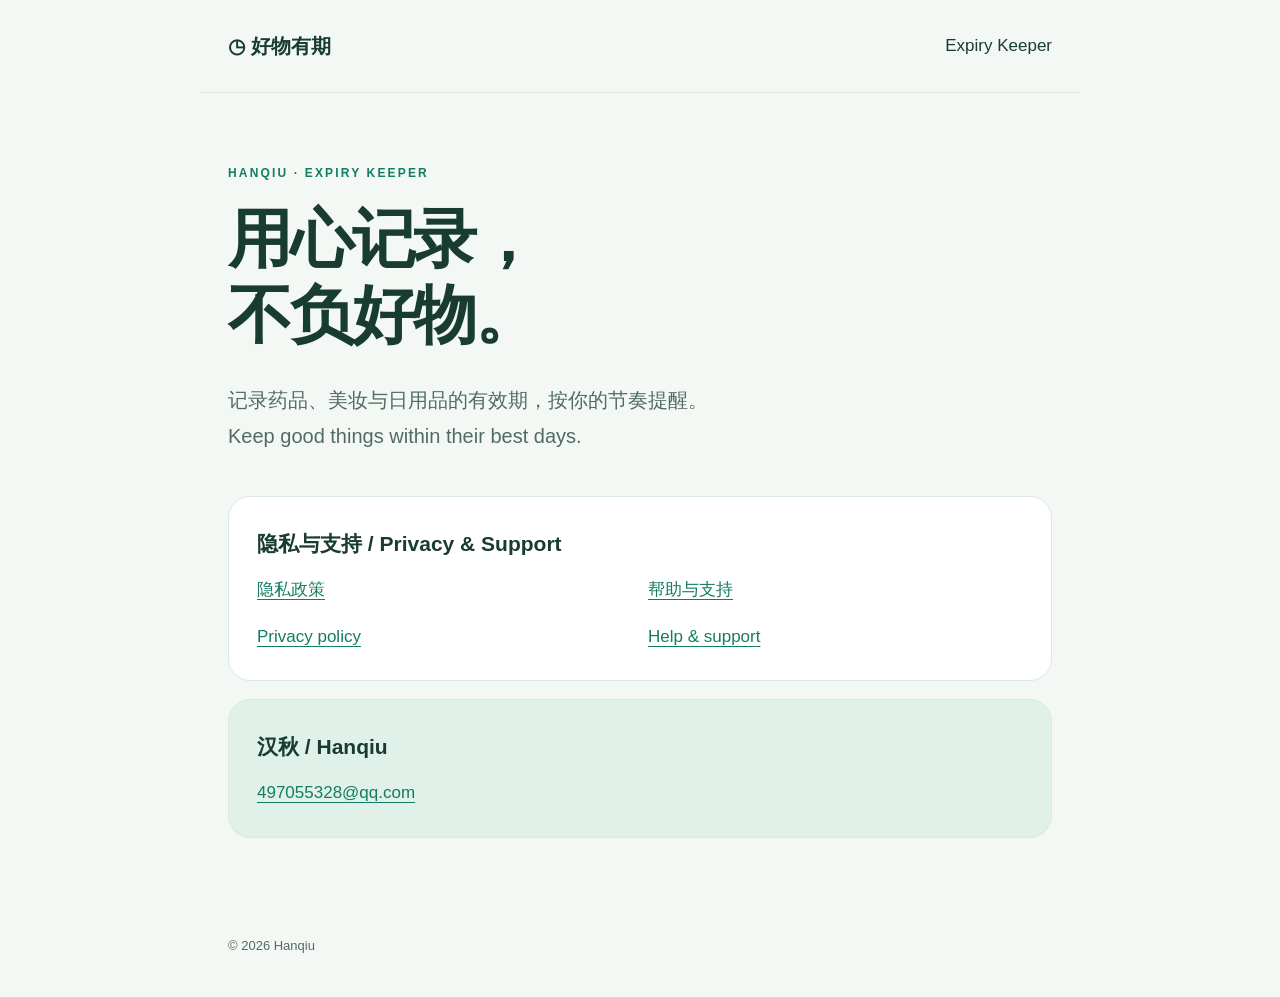
<file: index.html>
<!doctype html><html lang="zh-Hans"><head><meta charset="utf-8"><meta name="viewport" content="width=device-width,initial-scale=1"><title>好物有期 · Expiry Keeper</title><link rel="stylesheet" href="style.css"></head><body><header><span class="brand">◷ 好物有期</span><span>Expiry Keeper</span></header><main><p class="eyebrow">HANQIU · EXPIRY KEEPER</p><h1>用心记录，<br>不负好物。</h1><p class="lead">记录药品、美妆与日用品的有效期，按你的节奏提醒。<br>Keep good things within their best days.</p><section><h2>隐私与支持 / Privacy & Support</h2><div class="links"><a href="privacy-zh-Hans.html">隐私政策</a><a href="support-zh-Hans.html">帮助与支持</a><a href="privacy-en.html">Privacy policy</a><a href="support-en.html">Help & support</a></div></section><section class="contact"><h2>汉秋 / Hanqiu</h2><a href="mailto:497055328@qq.com">497055328@qq.com</a></section></main><footer>© 2026 Hanqiu</footer></body></html>
</file>
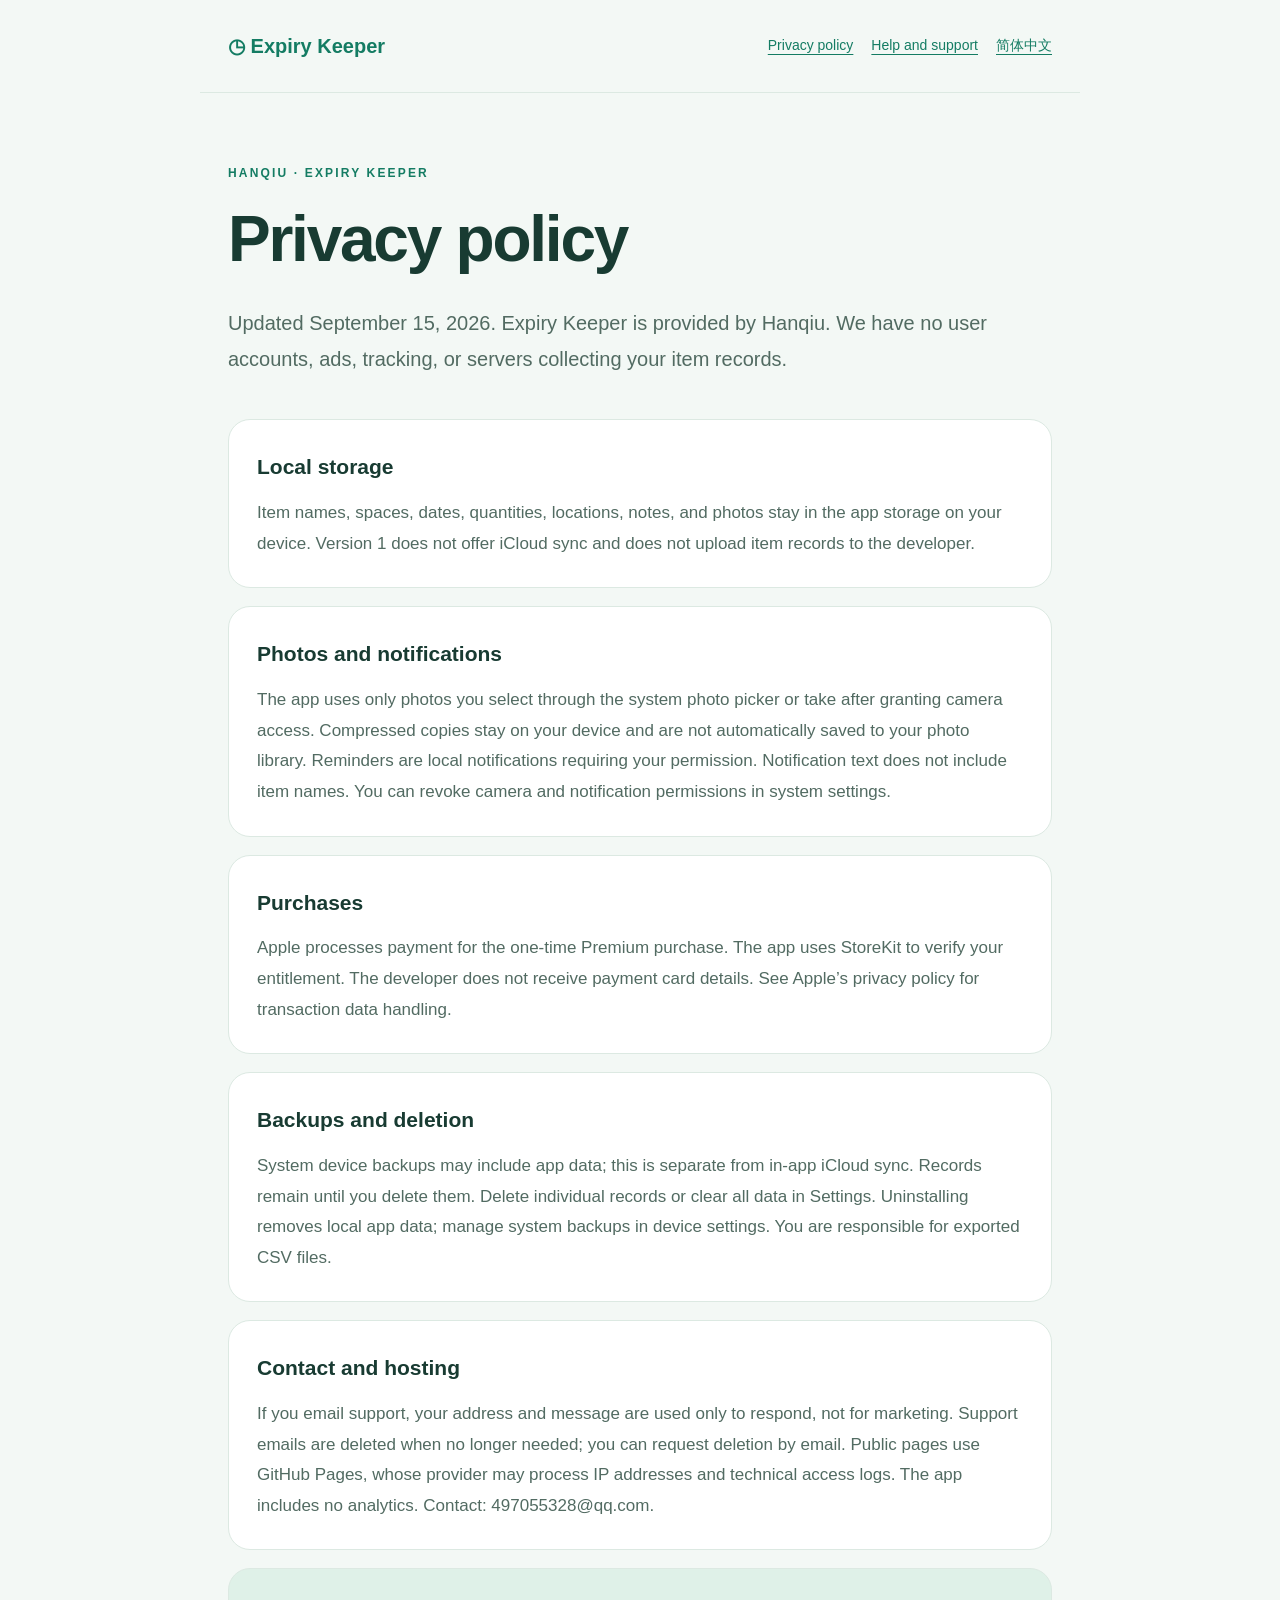
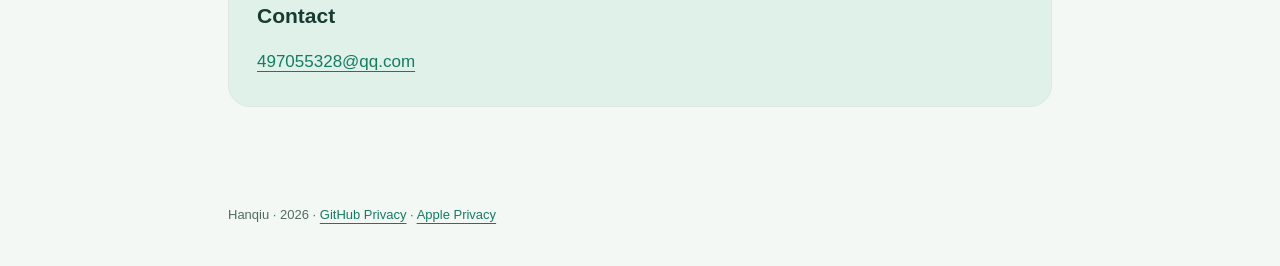
<file: privacy-en.html>
<!doctype html><html lang="en"><head><meta charset="utf-8"><meta name="viewport" content="width=device-width,initial-scale=1"><meta name="description" content="Privacy policy — Expiry Keeper"><title>Privacy policy · Expiry Keeper</title><link rel="stylesheet" href="style.css"></head><body><header><a class="brand" href="index.html">◷ Expiry Keeper</a><nav aria-label="Navigation"><a href="privacy-en.html">Privacy policy</a><a href="support-en.html">Help and support</a><a href="privacy-zh-Hans.html" lang="zh-Hans">简体中文</a></nav></header><main><p class="eyebrow">HANQIU · EXPIRY KEEPER</p><h1>Privacy policy</h1><p class="lead">Updated September 15, 2026. Expiry Keeper is provided by Hanqiu. We have no user accounts, ads, tracking, or servers collecting your item records.</p><section><h2>Local storage</h2><p>Item names, spaces, dates, quantities, locations, notes, and photos stay in the app storage on your device. Version 1 does not offer iCloud sync and does not upload item records to the developer.</p></section><section><h2>Photos and notifications</h2><p>The app uses only photos you select through the system photo picker or take after granting camera access. Compressed copies stay on your device and are not automatically saved to your photo library. Reminders are local notifications requiring your permission. Notification text does not include item names. You can revoke camera and notification permissions in system settings.</p></section><section><h2>Purchases</h2><p>Apple processes payment for the one-time Premium purchase. The app uses StoreKit to verify your entitlement. The developer does not receive payment card details. See Apple’s privacy policy for transaction data handling.</p></section><section><h2>Backups and deletion</h2><p>System device backups may include app data; this is separate from in-app iCloud sync. Records remain until you delete them. Delete individual records or clear all data in Settings. Uninstalling removes local app data; manage system backups in device settings. You are responsible for exported CSV files.</p></section><section><h2>Contact and hosting</h2><p>If you email support, your address and message are used only to respond, not for marketing. Support emails are deleted when no longer needed; you can request deletion by email. Public pages use GitHub Pages, whose provider may process IP addresses and technical access logs. The app includes no analytics. Contact: 497055328@qq.com.</p></section><section class="contact"><h2>Contact</h2><a href="mailto:497055328@qq.com">497055328@qq.com</a></section></main><footer>Hanqiu · 2026 · <a href="https://docs.github.com/en/site-policy/privacy-policies/github-general-privacy-statement">GitHub Privacy</a> · <a href="https://www.apple.com/legal/privacy/">Apple Privacy</a></footer></body></html>
</file>
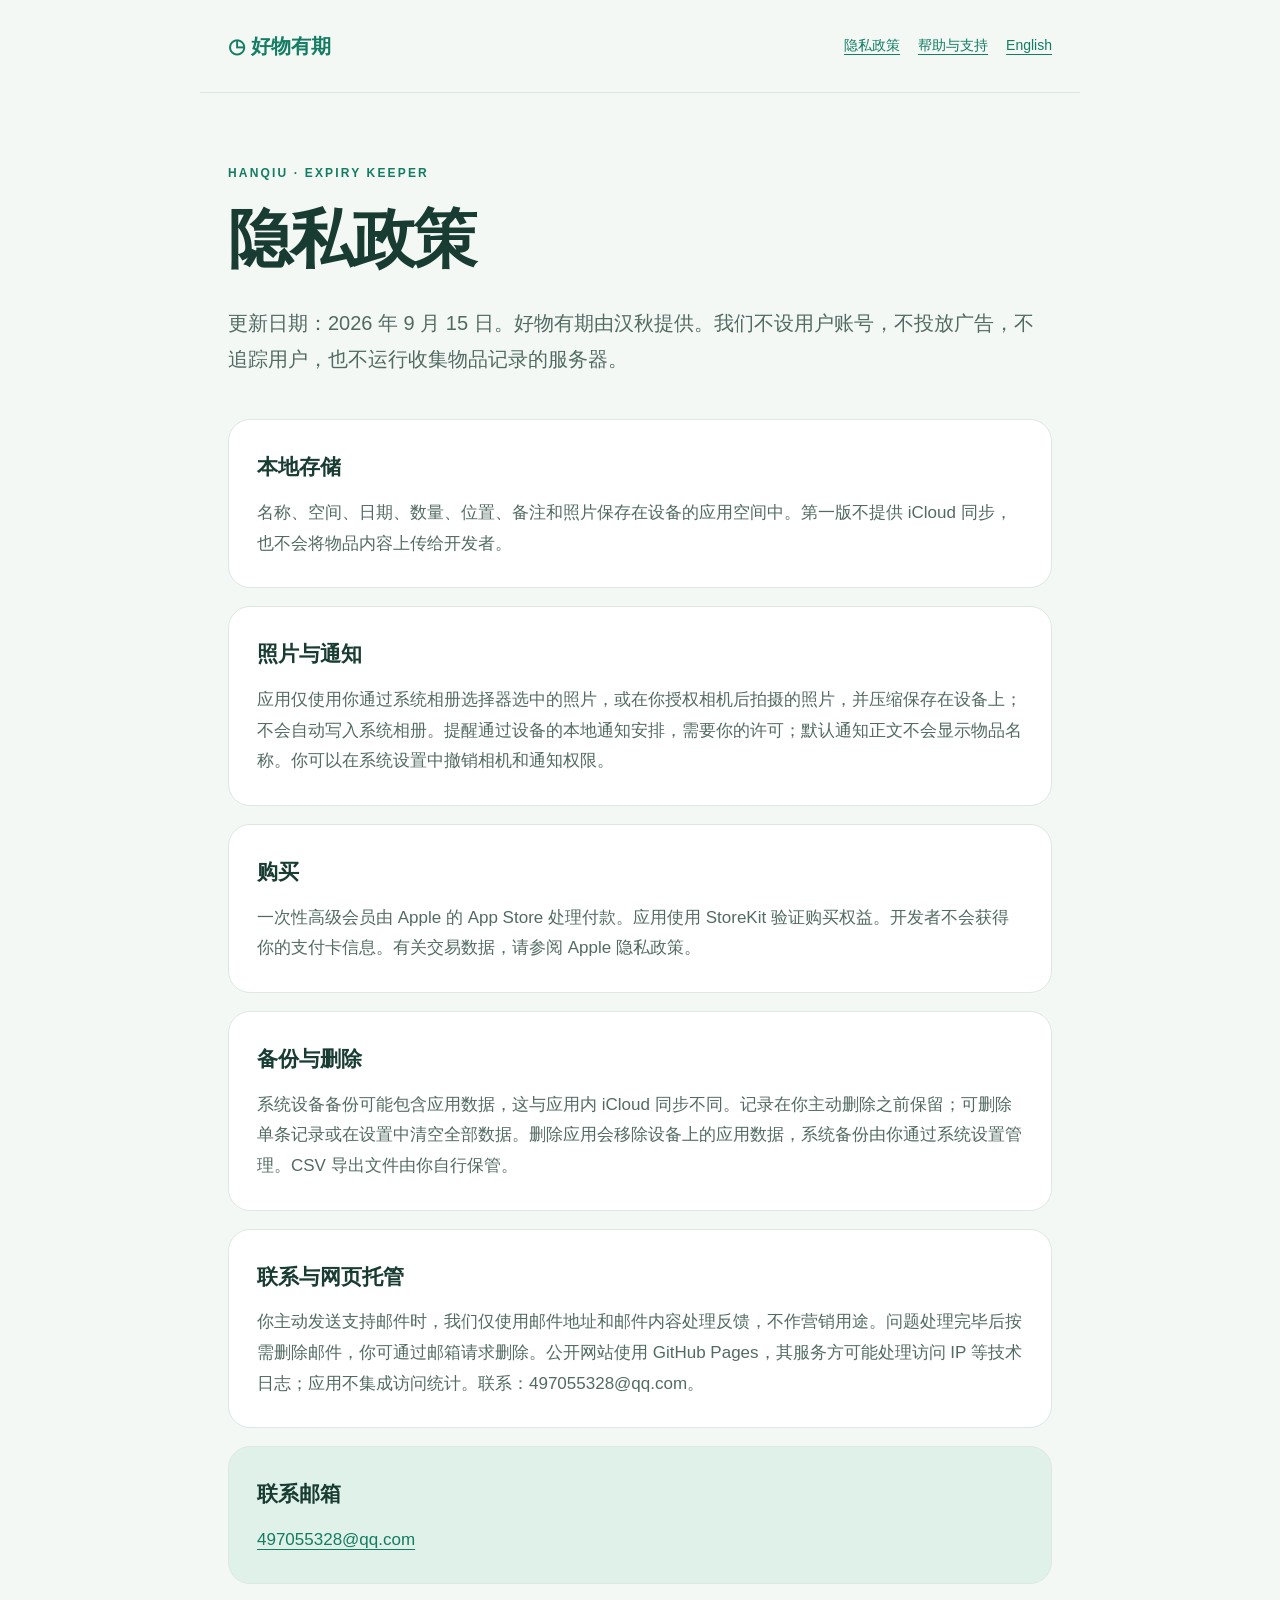
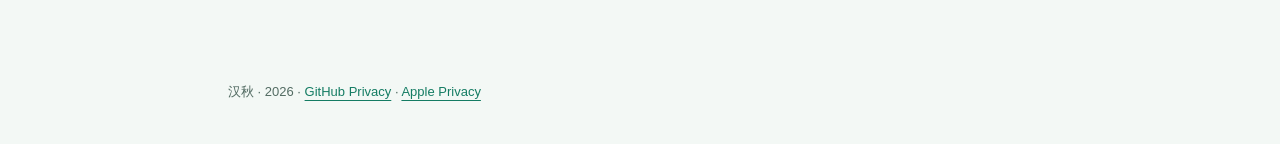
<file: privacy-zh-Hans.html>
<!doctype html><html lang="zh-Hans"><head><meta charset="utf-8"><meta name="viewport" content="width=device-width,initial-scale=1"><meta name="description" content="隐私政策 — 好物有期"><title>隐私政策 · 好物有期</title><link rel="stylesheet" href="style.css"></head><body><header><a class="brand" href="index.html">◷ 好物有期</a><nav aria-label="Navigation"><a href="privacy-zh-Hans.html">隐私政策</a><a href="support-zh-Hans.html">帮助与支持</a><a href="privacy-en.html" lang="en">English</a></nav></header><main><p class="eyebrow">HANQIU · EXPIRY KEEPER</p><h1>隐私政策</h1><p class="lead">更新日期：2026 年 9 月 15 日。好物有期由汉秋提供。我们不设用户账号，不投放广告，不追踪用户，也不运行收集物品记录的服务器。</p><section><h2>本地存储</h2><p>名称、空间、日期、数量、位置、备注和照片保存在设备的应用空间中。第一版不提供 iCloud 同步，也不会将物品内容上传给开发者。</p></section><section><h2>照片与通知</h2><p>应用仅使用你通过系统相册选择器选中的照片，或在你授权相机后拍摄的照片，并压缩保存在设备上；不会自动写入系统相册。提醒通过设备的本地通知安排，需要你的许可；默认通知正文不会显示物品名称。你可以在系统设置中撤销相机和通知权限。</p></section><section><h2>购买</h2><p>一次性高级会员由 Apple 的 App Store 处理付款。应用使用 StoreKit 验证购买权益。开发者不会获得你的支付卡信息。有关交易数据，请参阅 Apple 隐私政策。</p></section><section><h2>备份与删除</h2><p>系统设备备份可能包含应用数据，这与应用内 iCloud 同步不同。记录在你主动删除之前保留；可删除单条记录或在设置中清空全部数据。删除应用会移除设备上的应用数据，系统备份由你通过系统设置管理。CSV 导出文件由你自行保管。</p></section><section><h2>联系与网页托管</h2><p>你主动发送支持邮件时，我们仅使用邮件地址和邮件内容处理反馈，不作营销用途。问题处理完毕后按需删除邮件，你可通过邮箱请求删除。公开网站使用 GitHub Pages，其服务方可能处理访问 IP 等技术日志；应用不集成访问统计。联系：497055328@qq.com。</p></section><section class="contact"><h2>联系邮箱</h2><a href="mailto:497055328@qq.com">497055328@qq.com</a></section></main><footer>汉秋 · 2026 · <a href="https://docs.github.com/en/site-policy/privacy-policies/github-general-privacy-statement">GitHub Privacy</a> · <a href="https://www.apple.com/legal/privacy/">Apple Privacy</a></footer></body></html>
</file>
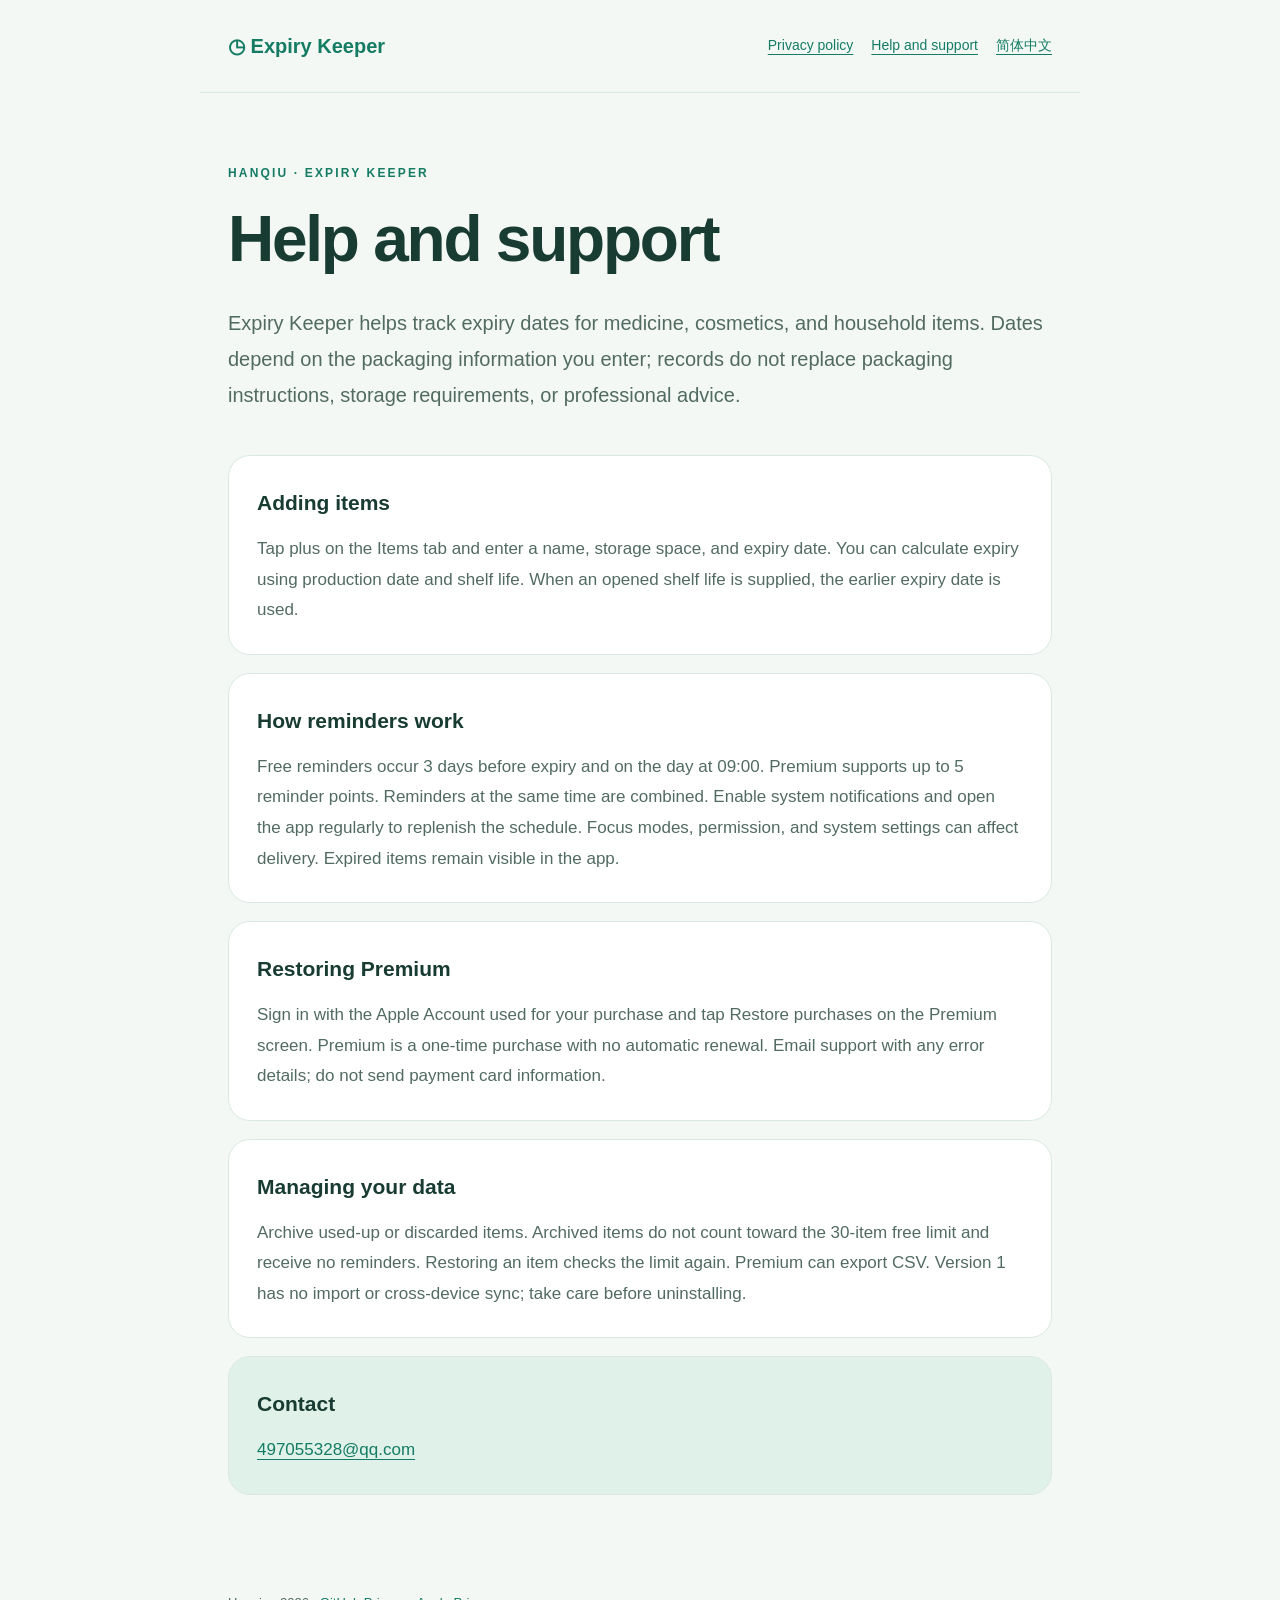
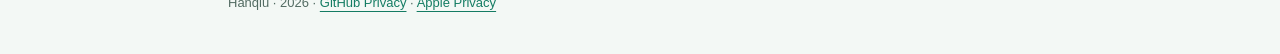
<file: support-en.html>
<!doctype html><html lang="en"><head><meta charset="utf-8"><meta name="viewport" content="width=device-width,initial-scale=1"><meta name="description" content="Help and support — Expiry Keeper"><title>Help and support · Expiry Keeper</title><link rel="stylesheet" href="style.css"></head><body><header><a class="brand" href="index.html">◷ Expiry Keeper</a><nav aria-label="Navigation"><a href="privacy-en.html">Privacy policy</a><a href="support-en.html">Help and support</a><a href="support-zh-Hans.html" lang="zh-Hans">简体中文</a></nav></header><main><p class="eyebrow">HANQIU · EXPIRY KEEPER</p><h1>Help and support</h1><p class="lead">Expiry Keeper helps track expiry dates for medicine, cosmetics, and household items. Dates depend on the packaging information you enter; records do not replace packaging instructions, storage requirements, or professional advice.</p><section><h2>Adding items</h2><p>Tap plus on the Items tab and enter a name, storage space, and expiry date. You can calculate expiry using production date and shelf life. When an opened shelf life is supplied, the earlier expiry date is used.</p></section><section><h2>How reminders work</h2><p>Free reminders occur 3 days before expiry and on the day at 09:00. Premium supports up to 5 reminder points. Reminders at the same time are combined. Enable system notifications and open the app regularly to replenish the schedule. Focus modes, permission, and system settings can affect delivery. Expired items remain visible in the app.</p></section><section><h2>Restoring Premium</h2><p>Sign in with the Apple Account used for your purchase and tap Restore purchases on the Premium screen. Premium is a one-time purchase with no automatic renewal. Email support with any error details; do not send payment card information.</p></section><section><h2>Managing your data</h2><p>Archive used-up or discarded items. Archived items do not count toward the 30-item free limit and receive no reminders. Restoring an item checks the limit again. Premium can export CSV. Version 1 has no import or cross-device sync; take care before uninstalling.</p></section><section class="contact"><h2>Contact</h2><a href="mailto:497055328@qq.com">497055328@qq.com</a></section></main><footer>Hanqiu · 2026 · <a href="https://docs.github.com/en/site-policy/privacy-policies/github-general-privacy-statement">GitHub Privacy</a> · <a href="https://www.apple.com/legal/privacy/">Apple Privacy</a></footer></body></html>
</file>
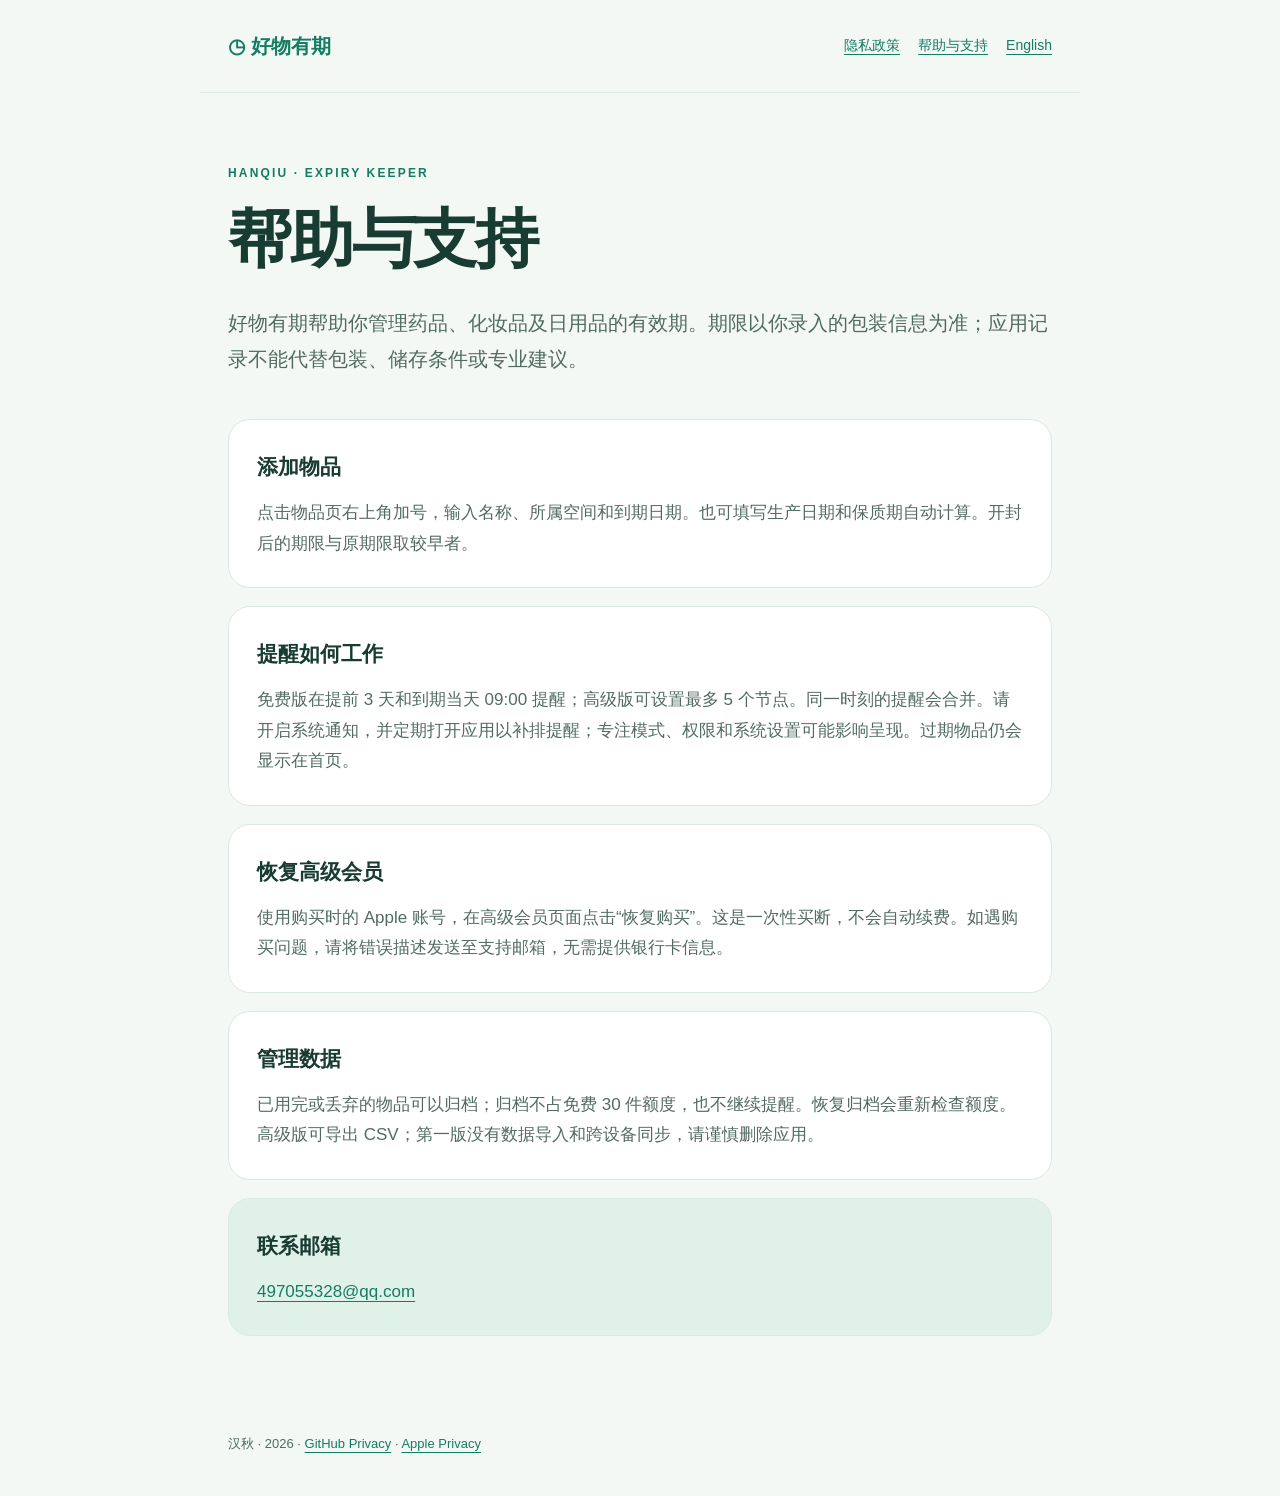
<file: support-zh-Hans.html>
<!doctype html><html lang="zh-Hans"><head><meta charset="utf-8"><meta name="viewport" content="width=device-width,initial-scale=1"><meta name="description" content="帮助与支持 — 好物有期"><title>帮助与支持 · 好物有期</title><link rel="stylesheet" href="style.css"></head><body><header><a class="brand" href="index.html">◷ 好物有期</a><nav aria-label="Navigation"><a href="privacy-zh-Hans.html">隐私政策</a><a href="support-zh-Hans.html">帮助与支持</a><a href="support-en.html" lang="en">English</a></nav></header><main><p class="eyebrow">HANQIU · EXPIRY KEEPER</p><h1>帮助与支持</h1><p class="lead">好物有期帮助你管理药品、化妆品及日用品的有效期。期限以你录入的包装信息为准；应用记录不能代替包装、储存条件或专业建议。</p><section><h2>添加物品</h2><p>点击物品页右上角加号，输入名称、所属空间和到期日期。也可填写生产日期和保质期自动计算。开封后的期限与原期限取较早者。</p></section><section><h2>提醒如何工作</h2><p>免费版在提前 3 天和到期当天 09:00 提醒；高级版可设置最多 5 个节点。同一时刻的提醒会合并。请开启系统通知，并定期打开应用以补排提醒；专注模式、权限和系统设置可能影响呈现。过期物品仍会显示在首页。</p></section><section><h2>恢复高级会员</h2><p>使用购买时的 Apple 账号，在高级会员页面点击“恢复购买”。这是一次性买断，不会自动续费。如遇购买问题，请将错误描述发送至支持邮箱，无需提供银行卡信息。</p></section><section><h2>管理数据</h2><p>已用完或丢弃的物品可以归档；归档不占免费 30 件额度，也不继续提醒。恢复归档会重新检查额度。高级版可导出 CSV；第一版没有数据导入和跨设备同步，请谨慎删除应用。</p></section><section class="contact"><h2>联系邮箱</h2><a href="mailto:497055328@qq.com">497055328@qq.com</a></section></main><footer>汉秋 · 2026 · <a href="https://docs.github.com/en/site-policy/privacy-policies/github-general-privacy-statement">GitHub Privacy</a> · <a href="https://www.apple.com/legal/privacy/">Apple Privacy</a></footer></body></html>
</file>
<file: style.css>
:root{color-scheme:light dark;--bg:#f3f8f5;--card:#fff;--ink:#183b32;--muted:#526b62;--accent:#147c63;--line:#dce9e2}*{box-sizing:border-box}body{margin:0;background:var(--bg);color:var(--ink);font:17px/1.8 -apple-system,BlinkMacSystemFont,"Segoe UI",sans-serif}header,main,footer{max-width:880px;margin:auto;padding:28px}header{display:flex;align-items:center;justify-content:space-between;gap:24px;flex-wrap:wrap;border-bottom:1px solid var(--line)}.brand{font-size:20px;font-weight:700;text-decoration:none}nav{display:flex;gap:18px;flex-wrap:wrap;font-size:14px}a{color:var(--accent);text-underline-offset:4px}a:focus-visible{outline:3px solid var(--accent);outline-offset:5px;border-radius:3px}main{padding-top:70px;padding-bottom:50px}h1{font-size:clamp(36px,7vw,64px);line-height:1.2;letter-spacing:-.035em;margin:16px 0 28px}h2{font-size:21px;margin:0 0 12px}p{margin:0}.eyebrow{font-size:12px;letter-spacing:.18em;font-weight:700;color:var(--accent)}.lead{font-size:20px;color:var(--muted);margin-bottom:42px}section{padding:28px;background:var(--card);border-radius:22px;margin:18px 0;border:1px solid var(--line)}section p{color:var(--muted)}.contact{background:#dff1e8}.links{display:grid;grid-template-columns:repeat(2,minmax(0,1fr));gap:16px}footer{font-size:13px;color:var(--muted);padding-bottom:40px}@media(prefers-color-scheme:dark){:root{--bg:#10221c;--card:#1a3027;--ink:#e6f4eb;--muted:#b2c8bc;--accent:#82d7b3;--line:#2b4438}.contact{background:#1a3d2e}}@media(max-width:480px){header,main,footer{padding:22px}main{padding-top:48px}section{padding:22px}.links{grid-template-columns:1fr}}
</file>
